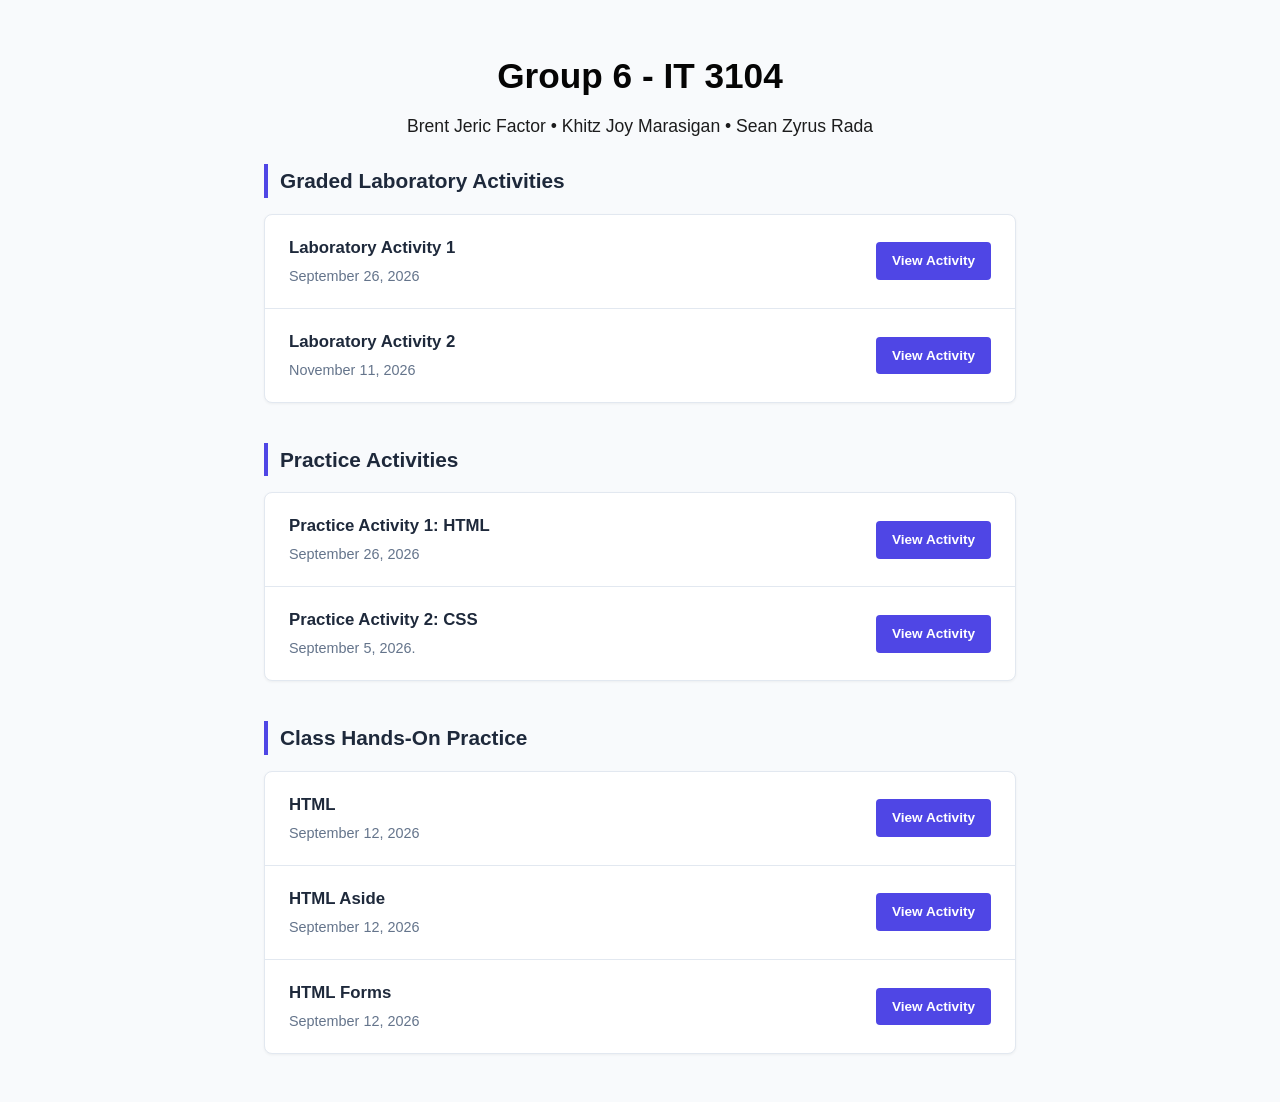
<file: index.html>
<!DOCTYPE html>
<html lang="en">
<head>
    <meta charset="UTF-8">
    <meta name="viewport" content="width=device-width, initial-scale=1.0">
    <title>Class Activity Repository</title>
    <link rel="stylesheet" href="style.css">
</head>
<body>

    <!-- Banner Header -->
    <header>
        <h1>Group 6 - IT 3104</h1>
        <p>Brent Jeric Factor • Khitz Joy Marasigan • Sean Zyrus Rada</p>
    </header>

    <!-- Main Content Area -->
    <main>
        
        <!-- Section: Current Module -->
        <h2 class="section-title">Graded Laboratory Activities</h2>
        <ul class="activity-list">
            <li>
                <span class="activity-info">
                    <strong>Laboratory Activity 1</strong>
                    <p>September 26, 2026</p>
                </span>
                <a href="Laboratory Activities/Lab_1.html" class="btn">View Activity</a>
            </li>
            <li>
                <span class="activity-info">
                    <strong>Laboratory Activity 2</strong>
                    <p>November 11, 2026</p>
                </span>
                <a href="Laboratory Activities/Lab_2.html" class="btn">View Activity</a>
            </li>
        </ul>
        
        <!-- Section: Current Module -->
        <h2 class="section-title">Practice Activities</h2>
        <ul class="activity-list">
            <li>
                <span class="activity-info">
                    <strong>Practice Activity 1: HTML</strong>
                    <p>September 26, 2026</p>
                </span>
                <a href="practice activities/student_profile_portal1.html" class="btn">View Activity</a>
            </li>
            <li>
                <span class="activity-info">
                    <strong>Practice Activity 2: CSS</strong>
                    <p>September 5, 2026.</p>
                </span>
                <a href="practice activities/student_profile_portal.html" class="btn">View Activity</a>
            </li>
        </ul>

        <!-- Section: Current Module -->
        <h2 class="section-title">Class Hands-On Practice</h2>
        <ul class="activity-list">
            <li>
                <span class="activity-info">
                    <strong>HTML</strong>
                    <p>September 12, 2026</p>
                </span>
                <a href="Hands-On Practice/practice 1 html.html" class="btn">View Activity</a>
            </li>
            <li>
                <span class="activity-info">
                    <strong>HTML Aside</strong>
                    <p>September 12, 2026</p>
                </span>
                <a href="Hands-On Practice/practice 1 html aside.html" class="btn">View Activity</a>
            </li>
            <li>
                <span class="activity-info">
                    <strong>HTML Forms</strong>
                    <p>September 12, 2026</p>
                </span>
                <a href="Hands-On Practice/practice 1 html forms.html" class="btn">View Activity</a>
            </li>
        </ul>

    </main>

</body>
</html>
</file>
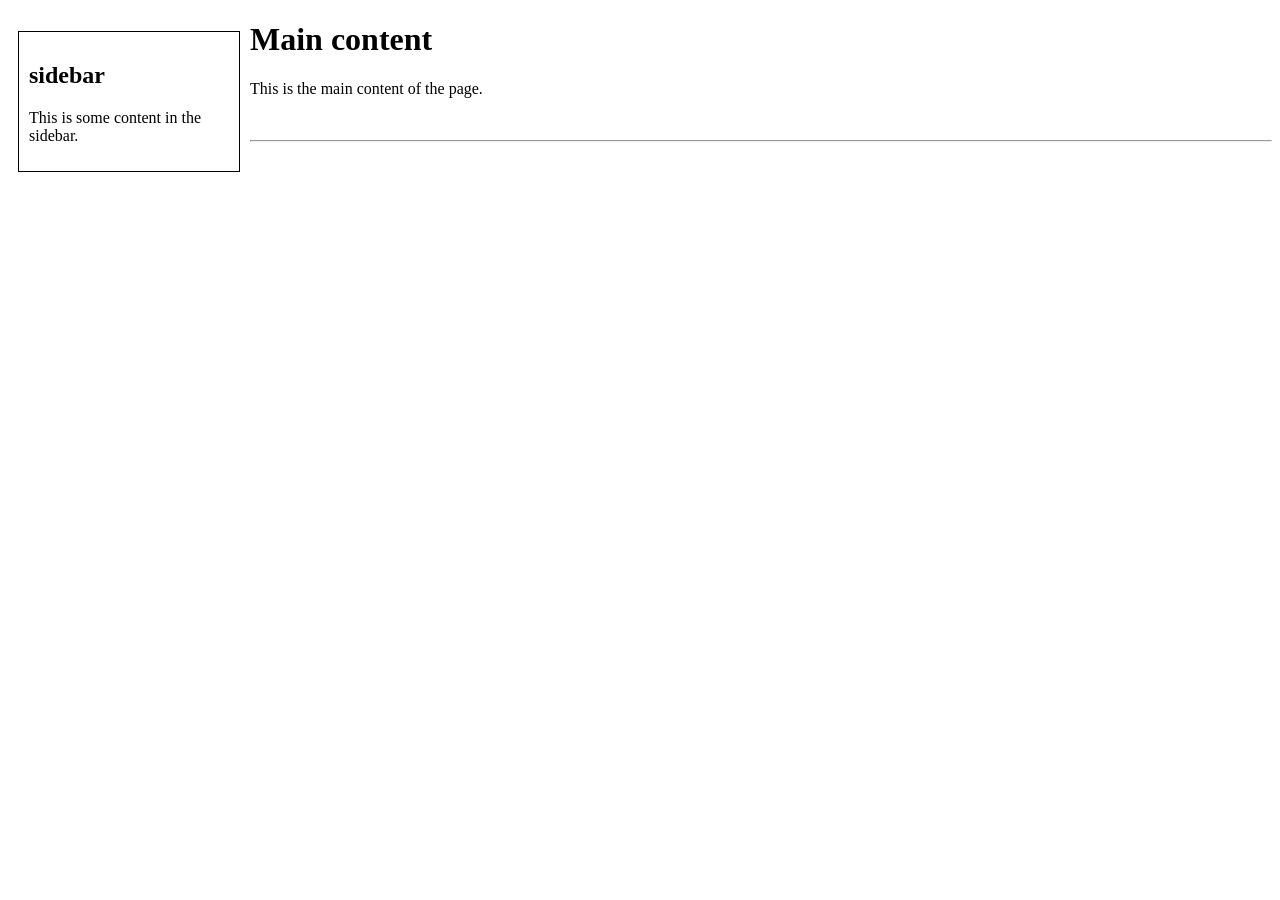
<file: Hands-On Practice/practice 1 html aside.html>
<!DOCTYPE html>
<html lang="en">
<head>
   <style>
    main {
        padding: 10px;
        margin: 10px;
    }

    aside {
        width: 200px;
        border: 1px solid black;
        padding: 10px;
        margin: 10px;
        float: left;
    }
    </style>
</head>
<body>
    <aside>
        <h2>sidebar</h2>
        <p>This is some content in the sidebar.</p>
    </aside>
    <h1>Main content</h1>
    <p>This is the main content of the page.</p>

    <br>
    <hr>
    <br>


</body>
</html>
</file>
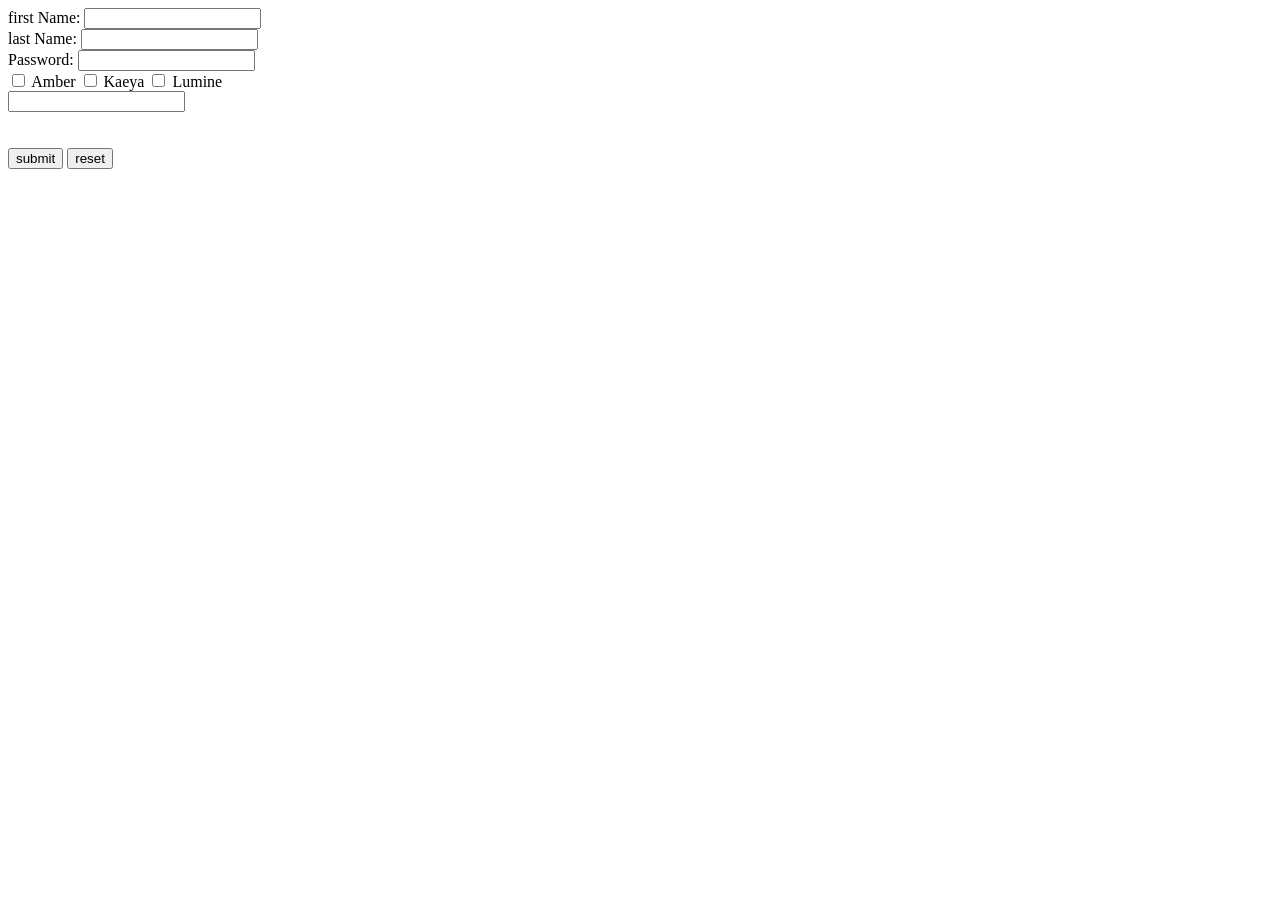
<file: Hands-On Practice/practice 1 html forms.html>
<!DOCTYPE html>
<html lang="en">
<head>


</head>
<body>
    <form>
        <label for="firstname">first Name:</label>
        <input type="text" name="firstname" id="firstname">
    </form>
    <form>
        <label for="lastname">last Name:</label>
        <input type="text" name="lastname" id="lastname">
    </form>
    <form>
        <label for="password">Password:</label>
        <input type="password" name="password" id="passowrd">
    </form>
       
<input type="checkbox" id="char1" name="char1"
value="Amber">
<label for="char1"> Amber</label>

<input type="checkbox" id="char2" name="char2"
value="Kaeya">
<label for="char2"> Kaeya</label>

<input type="checkbox" id="char3" name="char3"
value="Lumine">
<label for="char3"> Lumine</label>

<form>
<input type="tel" id="phone" pattern="[0-9] {4}-[0-9]{3}-[0-9]{4}">
</form>

<br><br>

<button type="submit"> submit</button>
<button type="reset"> reset</button>

</body>
</html>
</file>
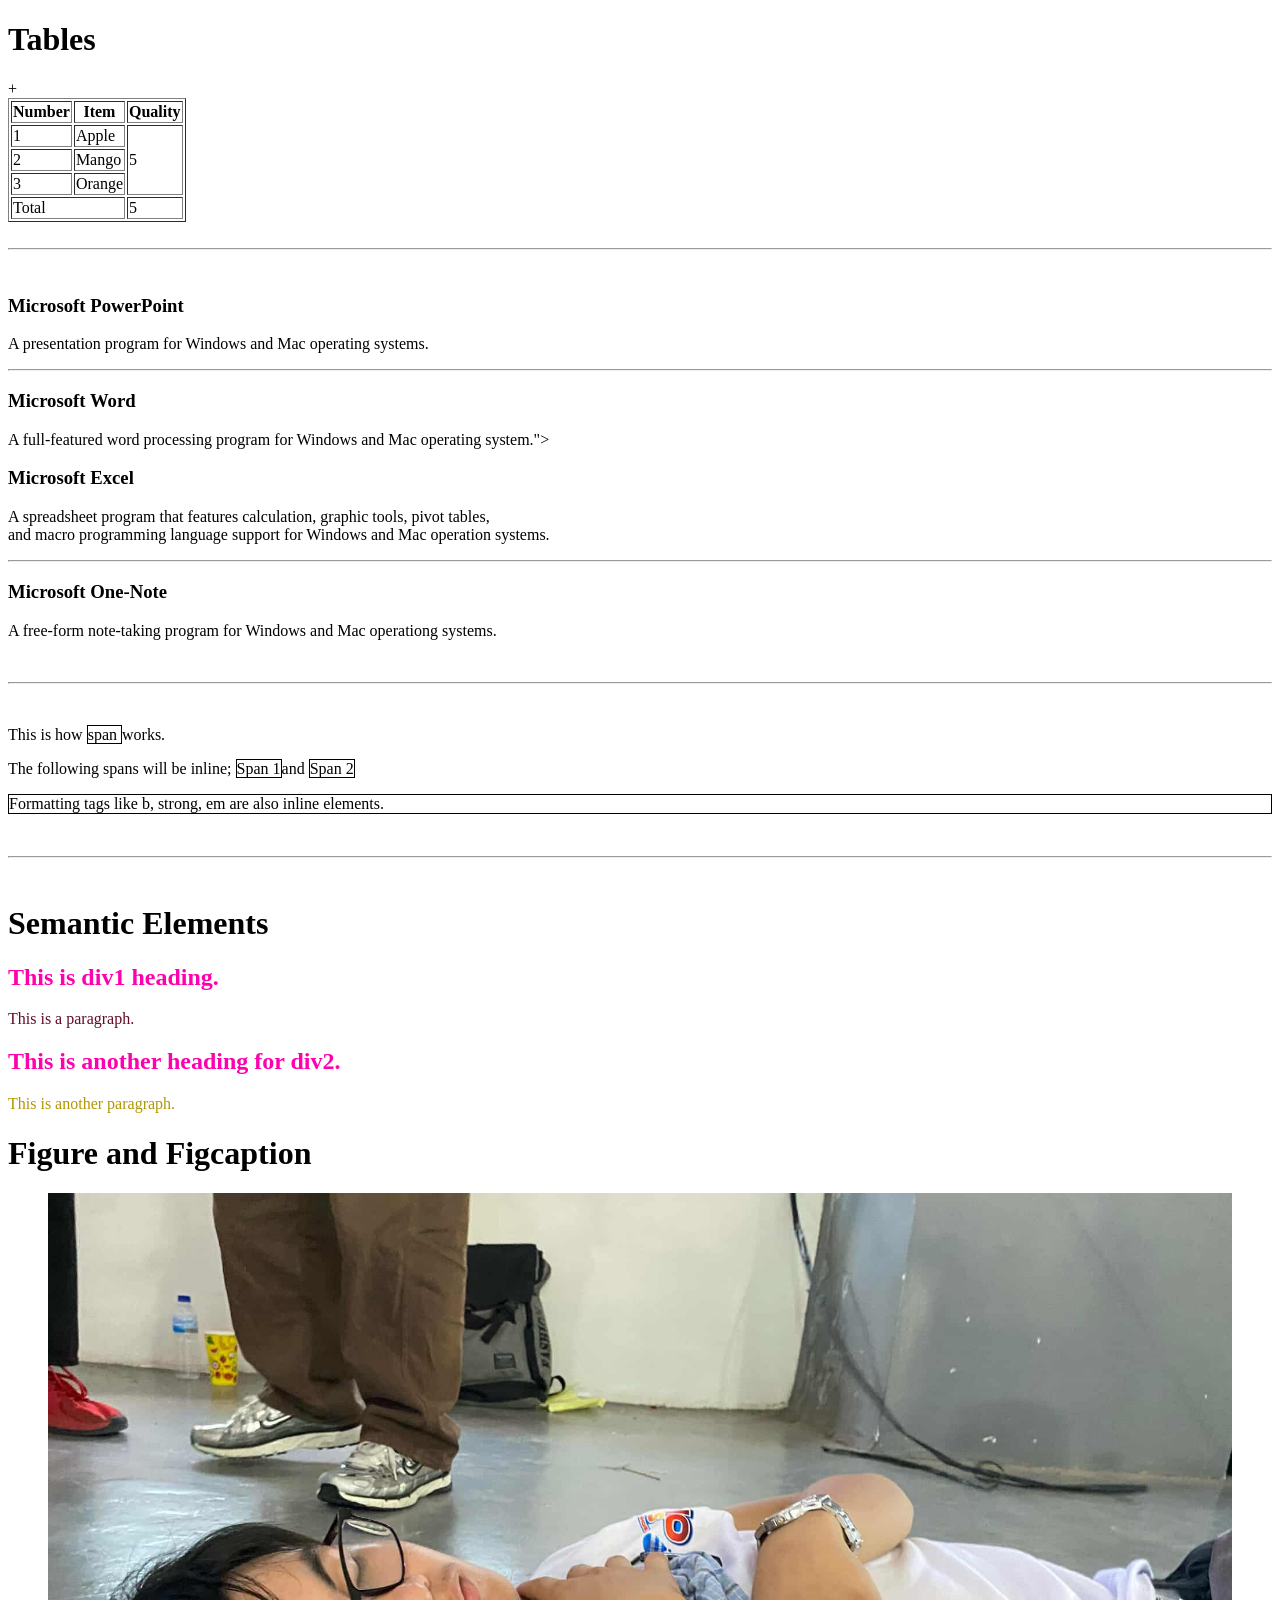
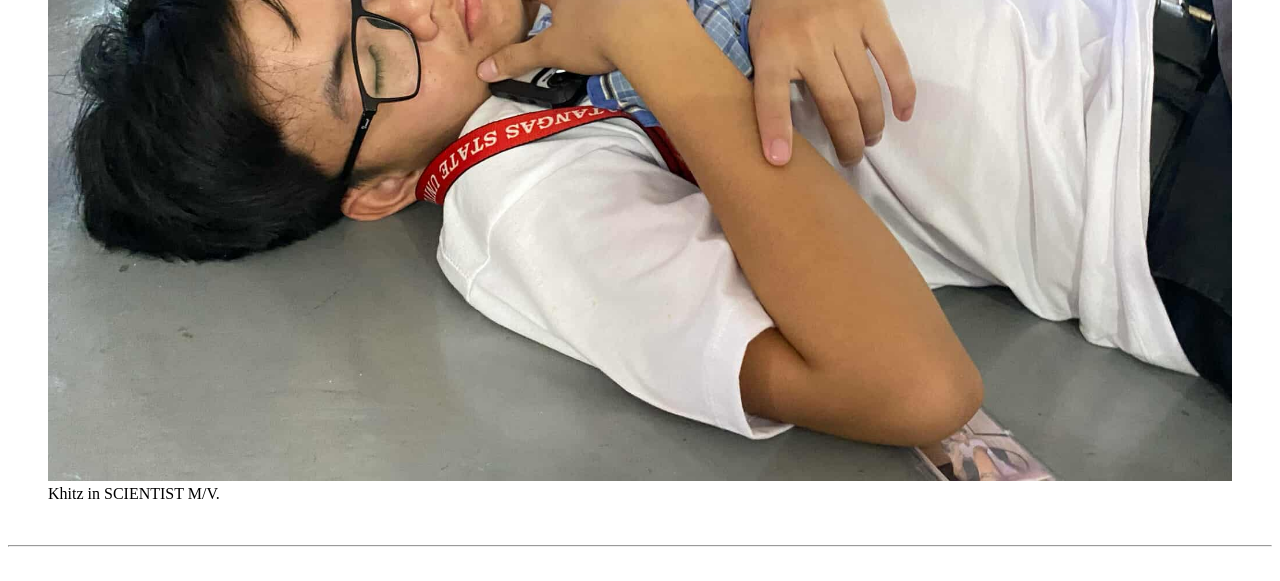
<file: Hands-On Practice/practice 1 html.html>
<!DOCTYPE html>
<html lang="en">

<head>
    <style>
        h2 {
            color: rgb(255, 0 , 174)
        }
        .div1 {
            color:rgb(98,12,36)
        }
        .div2 {
            color: rgb(177,150,0)
        }
    
    </style>
        
        <title>
            Example 7 - Inline Elements
        </title>
 </head>
    
    <h1>Tables</h1>

    <table border = "1">
    <tr>
        <th>Number</th>
        <th>Item</th>
        <th>Quality</th>
    </tr>
    <tr>
        <td>1</td>+
        <td>Apple</td>
         <td rowspan="3">5</td>
    </tr>
    <tr>
        <td>2</td>
        <td>Mango</td>
    </tr>
    <tr>
        <td>3</td>
        <td>Orange</td>
    </tr>
    <tr>
        <td colspan = "2">Total</td>
        <td>5</td>
    </tr>
</table>

    <br>
    <hr>
    <br>

    <body>
        <h3>Microsoft PowerPoint</h3>
        <p>A presentation program for Windows and Mac
        operating systems.</p>
        <hr>
        <h3>Microsoft Word</h3>
        <p>A full-featured word processing program for
        Windows and Mac operating system."></p>
        <h3>Microsoft Excel</h3>
        <p>A spreadsheet program that features
        calculation, graphic tools, pivot tables, <br/>and
        macro programming language support for Windows and
        Mac operation systems.</p>
        <hr>
        <h3>Microsoft One-Note</h3>
        <p>A free-form note-taking program for Windows and
        Mac operationg systems.</p>
    </body>

     <br>
    <hr>
    <br>

    
        <p>This is how <span style="border: 1px solid
         black">span </span>works. </p>
        <p> The following spans will be inline; <span
        style="border: 1px solid black">Span 1</span>and
        <span style="border: 1px solid black">Span 2</span></p>
        <p style="border: 1px solid black">Formatting tags like b, strong, em are also
            inline elements.</p>


      <br>
    <hr>
    <br>

    <h1>Semantic Elements</h1>

        <div class="div1">
            <h2>This is div1 heading.</h2>
            <p>This is a paragraph.</p>
        </div>

        <div class="div2">
            <h2>This is another heading for div2.</h2>
            <p>This is another paragraph.</p>
        </div>
    
    

    <h1>Figure and Figcaption</h1>

    <Figure>
        <img src="khitz.jpg"
        alt="Trulli" style="width:100%">
        <figcaption>Khitz in SCIENTIST M/V. 
        </figcaption>
    </Figure>

    <br>
    <hr>
    <br>

    
</body>
</file>
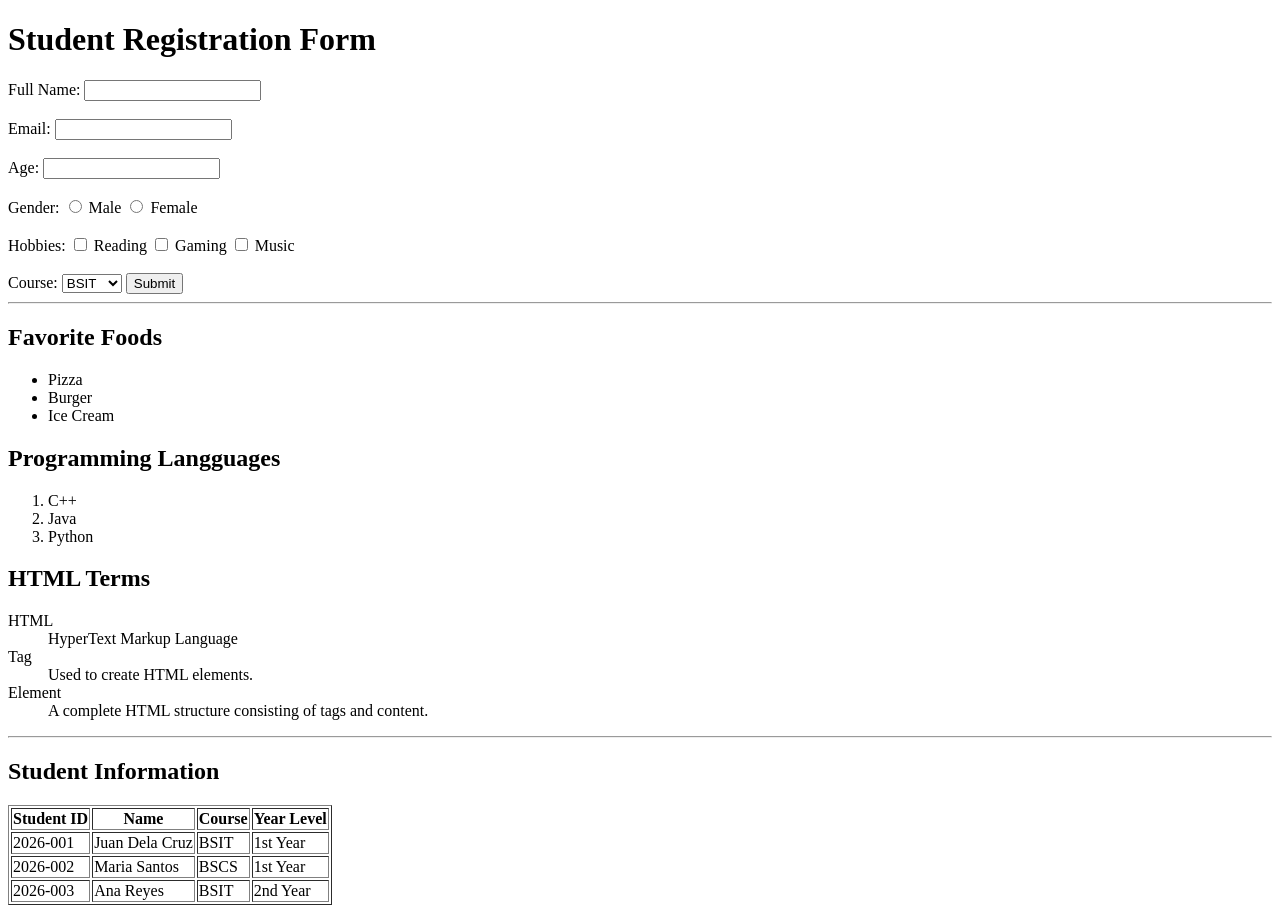
<file: Laboratory Activities/Lab_1.html>
<!DOCTYPE html>
<html lang="en">
<head>
    <meta charset="UTF-8">
    <meta name="viewport" content="width=device-width, initial-scale=1.0">
    <title>Document</title>
</head>
<body>
    <header>
        <h1>Student Registration Form</h1>
    </header>

    <form>
        <label for="Fullname">Full Name:</label>
        <input type="text" name="Fullname" id="Fullname">
    </form>

    <br>

    <form>
        <label for="email">Email:</label>
        <input type="email" name="email" id="email">
    </form>

    <br>

    <form>
        <label for="age">Age:</label>
        <input type="number" name="age" id="age">
    </form>
    
    <br>

    <form>
        <label for="gender">Gender:</label>
        <input type="radio" name="male" id="male">
        <label for="male">Male</label>
        <input type="radio" name="female" id="female">
        <label for="female">Female</label>
    </form>

    <br>

    <form>
        <label for="hobbies">Hobbies:</label>
        <input type="checkbox" name="reading" id="reading">
        <label for="reading">Reading</label>
        <input type="checkbox" name="gaming" id="gaming">
        <label for="gaming">Gaming</label>
        <input type="checkbox" name="music" id="music">
        <label for="music">Music</label>
    </form>

    <br>

    <form>
        <label for="course">Course:</label>
        <select id="course">
            <option>BSIT</option>
            <option>BSCS</option>
            <option>BSCE</option>
            <option>BSME</option>
        </select>

        <button type="submit">Submit</button>
    </form>

    <hr>


    <h2>Favorite Foods</h2>
    
    <ul>
        <li>Pizza</li>
        <li>Burger</li>
        <li>Ice Cream</li>
    </ul>

    <h2>Programming Langguages</h2>

    <ol>
        <li>C++</li>
        <li>Java</li>
        <li>Python</li>
    </ol>

    <h2>HTML Terms</h2>
    <dl>
        <dt>HTML</dt>
        <dd>HyperText Markup Language</dd>
        <dt>Tag</dt>
        <dd>Used to create HTML elements.</dd>
        <dt>Element</dt>
        <dd>A complete HTML structure consisting of tags and content.</dd>
    </dl>    

    <hr>

    <h2>Student Information</h2>

    <table border="1px">
        <tr>
            <th>Student ID</th>
            <th>Name</th>
            <th>Course</th>
            <th>Year Level</th>
        </tr>

        <tr>
            <td>2026-001</td>
            <td>Juan Dela Cruz</td>
            <td>BSIT</td>
            <td>1st Year</td>
        </tr>

        <tr>
            <td>2026-002</td>
            <td>Maria Santos</td>
            <td>BSCS</td>
            <td>1st Year</td>
        </tr>

        <tr>
            <td>2026-003</td>
            <td>Ana Reyes</td>
            <td>BSIT</td>
            <td>2nd Year</td>
        </tr>
    </table>
</body>
</html>
</file>
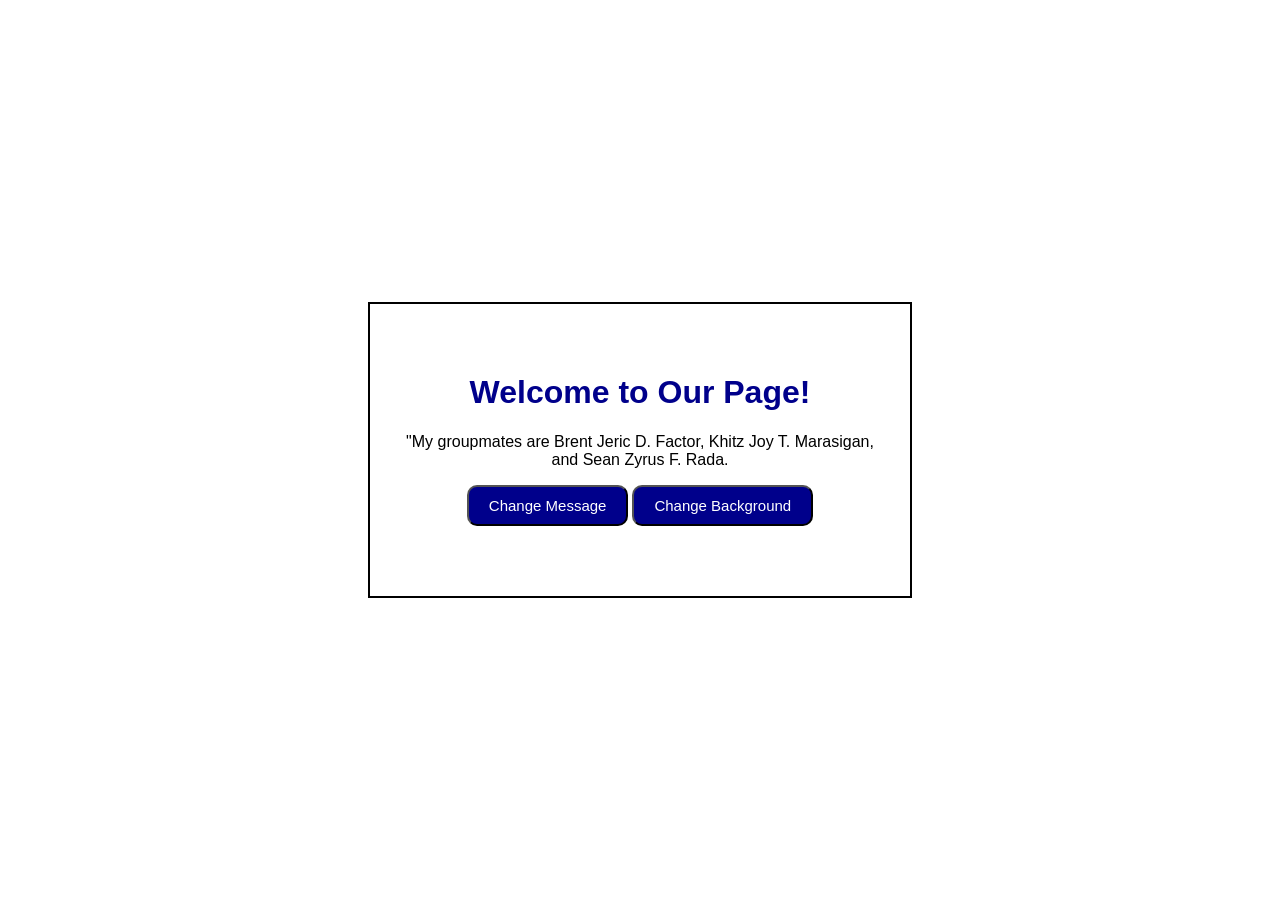
<file: Laboratory Activities/Lab_2.html>
<!DOCTYPE html>
<html lang="en">
<head>
    <meta charset="UTF-8">
    <meta name="viewport" content="width=device-width, initial-scale=1.0">
    <link rel="stylesheet" href="Lab_2.css">
    <title>My First Interactive Page!</title>
</head>
<body>
    <div id = "Mess">
    <h1>Welcome to Our Page!</h1>
    <p id="message">"My groupmates are Brent Jeric D. Factor, Khitz Joy T. Marasigan,<br> and Sean Zyrus F. Rada. </p>
    <button onclick="changeMessage()" >Change Message</button>
    <button onclick="changeBackground()">Change Background</button>
    </div>

    <script src="Lab_2.js"></script>

</body>
</html>
</file>
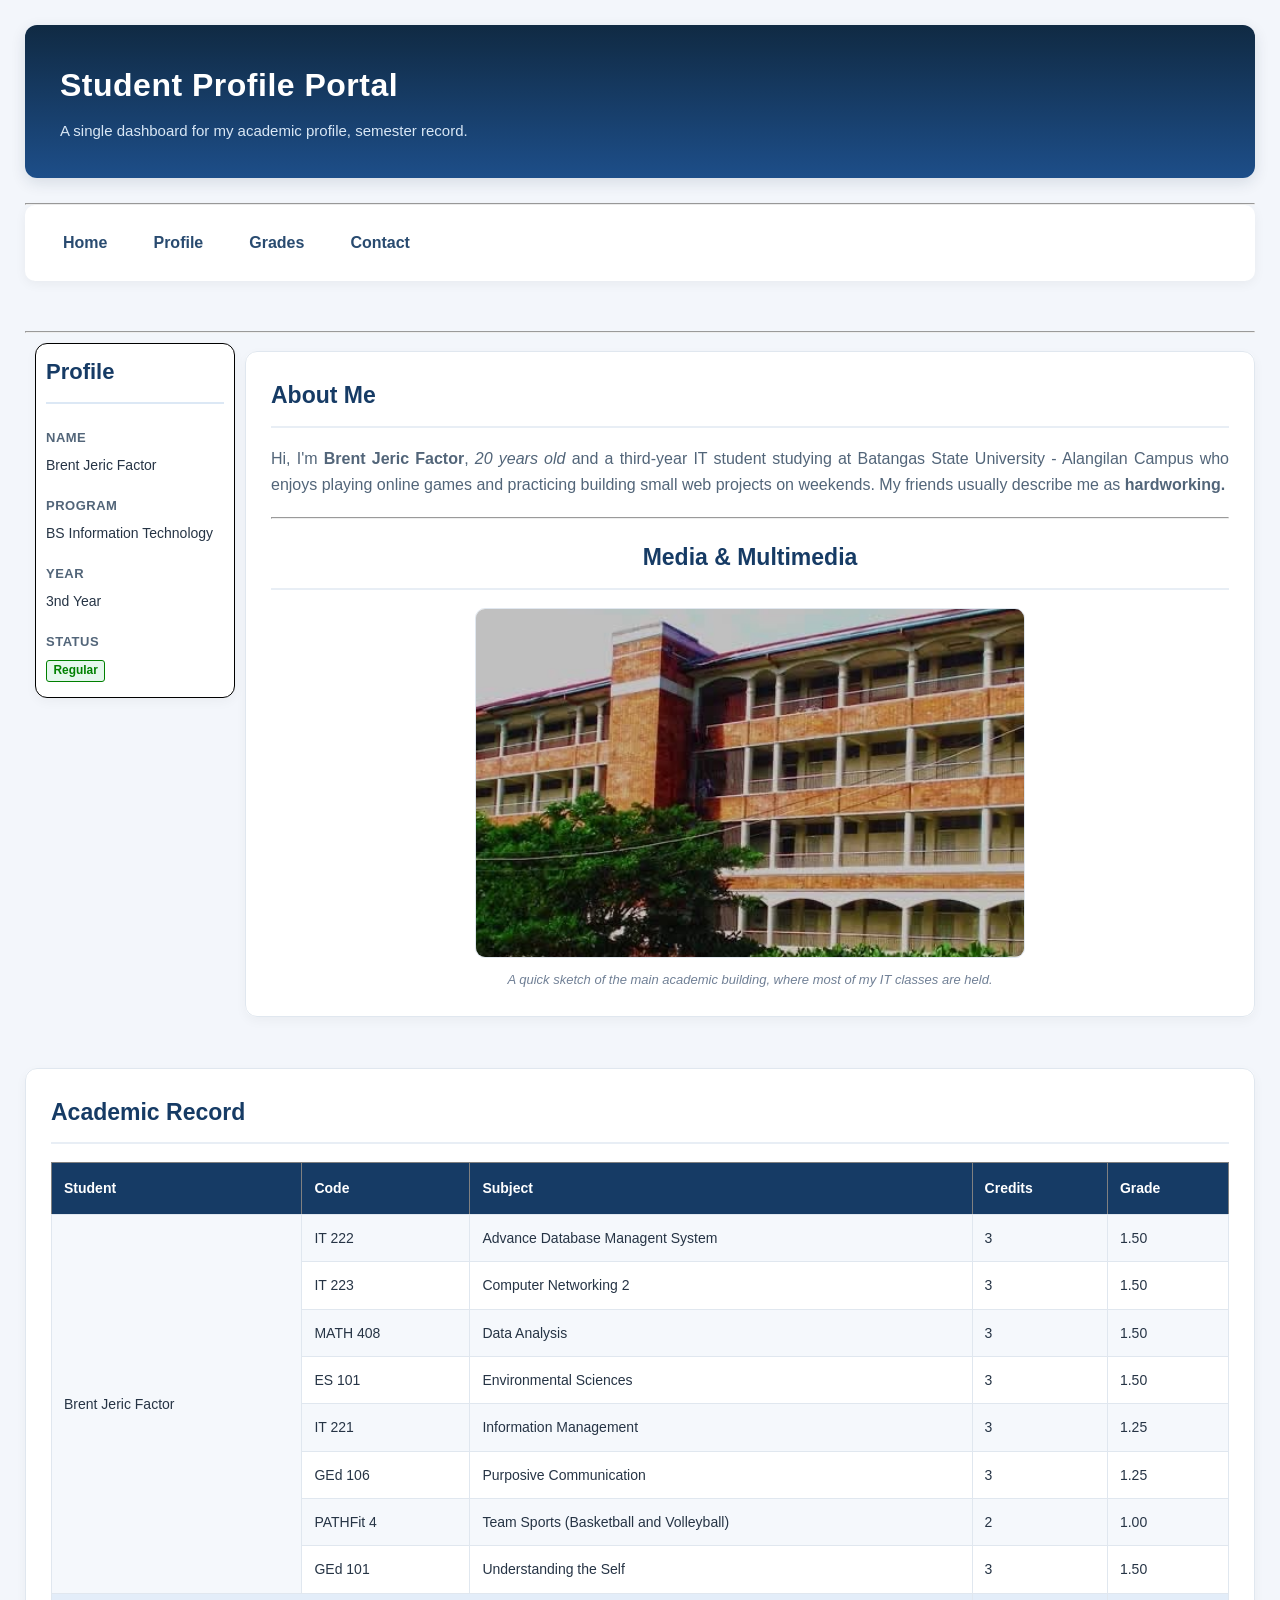
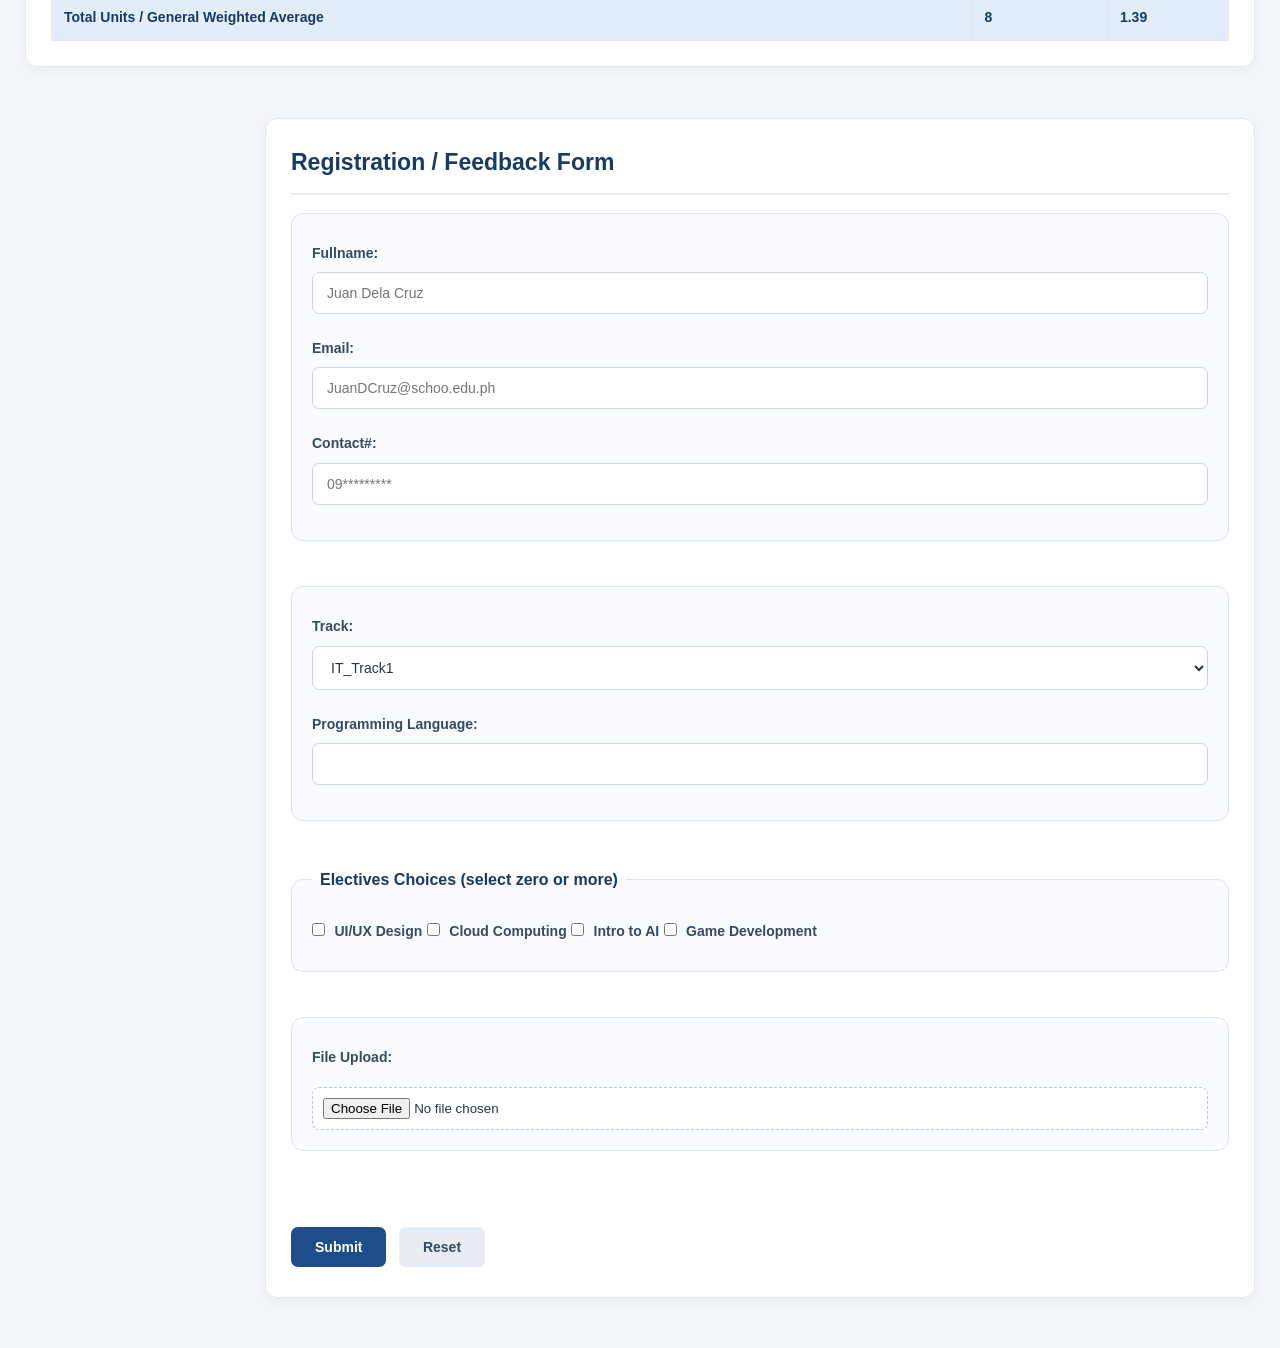
<file: practice activities/student_profile_portal.html>
<!DOCTYPE html>
<html lang="en">
<head>
    <meta charset="UTF-8">
    <meta name="viewport" content="width=device-width, initial-scale=1.0">
    <title>Document</title>
    <link rel="stylesheet" href="student_portal.css">

    <style>

        aside{
            width: 200px;
            border: 1px solid black;
            padding: 10px;
            margin: 10px;
            float: left;
        }

        .tag{
            display:inline-block;
            border:1px solid green;
            color: green;
             padding:.05em .55em;
            border-radius:3px;
            font-size:.85em;
            font-weight:600;
        }

        #contactfield{
            margin-left: 240px;
        }

        #profilefield{
            margin-top: 18px;
        }
        
    </style>
    
  
</head>
<body>
    <header>
        <h1>Student Profile Portal</h1>
        <p>A single dashboard for my academic profile, semester record.</p>
    </header>
<hr>
    <div class="layout">
    <nav class="Main navigation">
        
        <a href="#home">Home</a>
        <a href="#profile">Profile</a>
        <a href="#grades">Grades</a>
        <a href="#contact">Contact</a>
          
    </nav>

    <br><hr>

    <aside id="home">
        <h2>Profile</h2>
        <dl>
            <dt><b>Name</b></dt>
            <dt>Brent Jeric Factor</dt>
            <br>
            <dt><b>Program</b></dt>
            <dt>BS Information Technology</dt>
            <br>
            <dt><b>Year</b></dt>
            <dt>3nd Year</dt>
            <br>
            <dt><b>Status</b></dt>
            <dt><span class="tag">Regular</span></dt>
        </dl>
    </aside>

    <main>
        <fieldset id="profilefield">
             <section id="profile">
            <h2>About Me</h2>
            <p>Hi, I'm <b>Brent Jeric Factor</b>, <i>20 years old</i> and a third-year IT student studying at Batangas State University - Alangilan Campus
            who enjoys playing online games and practicing building small web projects on weekends. My friends usually describe me as <strong>hardworking.</strong> </p>
            <hr>
            
            <figure>
                <h2>Media & Multimedia</h2>
                <img src="cics.jpg" alt="Picture of the CICS building">
                <figcaption>A quick sketch of the main academic building, where most of my IT classes are held.</figcaption>
            </figure>
            </section>
        </fieldset>

        <br>

        <fieldset>
        <section id="grades">
            <h2>Academic Record</h2>
            <table border="1">
            <tr>
                <th>Student</th>
                <th>Code</th>
                <th>Subject</th>
                <th>Credits</th>
                <th>Grade</th>
            </tr>
            <tr>
                <td rowspan="8">Brent Jeric Factor</td>
                <td>IT 222</td>
                <td>Advance Database Managent System</td>
                <td>3</td>
                <td>1.50</td>
            </tr>
            <tr>
                <td>IT 223</td>
                <td>Computer Networking 2</td>
                <td>3</td>
                <td>1.50</td>
            </tr>
            <tr>
                <td>MATH 408</td>
                <td>Data Analysis</td>
                <td>3</td>
                <td>1.50</td>
            </tr>
            <tr>
                <td>ES 101</td>
                <td>Environmental Sciences</td>
                <td>3</td>
                <td>1.50</td>
            </tr>
            <tr>
                <td>IT 221</td>
                <td>Information Management</td>
                <td>3</td>
                <td>1.25</td>
            </tr>
            <tr>
                <td>GEd 106</td>
                <td>Purposive Communication</td>
                <td>3</td>
                <td>1.25</td>
            </tr>
            <tr>
                <td>PATHFit 4</td>
                <td>Team Sports (Basketball and Volleyball)</td>
                <td>2</td>
                <td>1.00</td>
            </tr>
            <tr>
                <td>GEd 101</td>
                <td>Understanding the Self</td>
                <td>3</td>
                <td>1.50</td>
            </tr>
            <tr>
                <td colspan="3">Total Units / General Weighted Average</td>
                <td>8</td>
                <td>1.39</td>
            </tr>
            </table>
        </fieldset>
        </section>
       
        <br>

        <fieldset id="contactfield">
        <section id="contact">
            <form>
                <h2>Registration / Feedback Form</h2>
                <fieldset>
                <label for="fullname">Fullname: </label>
                <input type="text" name="fullname" id="fullname" placeholder="Juan Dela Cruz">
                <label for="email">Email: </label>
                <input type="email" name="email" id="email" placeholder="JuanDCruz@schoo.edu.ph">
                 <label for="contactnum">Contact#: </label>
                <input type="contactnum" name="contactnum" id="contactnum" placeholder="09*********">
                </fieldset>
            </form>

            <br>

            <form>
                <fieldset>
                    <label for="track">Track:</label>
                    <select name="track" id="track">
                        <optgroup label="Information Technology">
                            <option value="ITtrack1">IT_Track1</option>
                            <option value="ITtrack2">IT_Track2</option>
                        </optgroup>
                        <optgroup label="Computer Science">
                            <option value="CStrack1">CS_Track1</option>
                            <option value="CStrack2">CS_Track2</option>
                        </optgroup>
                    </select>
                    <label for="proglanguage">Programming Language:</label>
                    <input list="language-opts" id="proglanguage" name="proglanguage">
                    <datalist id="language-opts">
                        <option>C++</option>
                        <option>Python</option>
                        <option>Java</option>
                        <option>JavaScript</option>
                        <option>PHP</option>
                    </datalist>
                </fieldset>
                
                <br>

                <fieldset>
                    <legend for="electives">Electives Choices (select zero or more)</legend>
                    <input type="checkbox" id="choice1" name="choice1" value="ux/uidesign">
                    <label for="choice1">UI/UX Design</label>
                    <input type="checkbox" id="choice2" name="choice2" value="cloudcomputing">
                    <label for="choice2">Cloud Computing</label>
                    <input type="checkbox" id="choice3" name="choice3" value="introtoai">
                    <label for="choice3">Intro to AI</label>
                    <input type="checkbox" id="choice4" name="choice4" value="gamedev">
                    <label for="choice4">Game Development</label>
                </fieldset>

                <br>

                <fieldset>
                    <label for="file">File Upload: </label>
                    <input type="file" name="file" id="file">
                </fieldset>

                <br>
                <br>

                <button type="submit">Submit</button>
                <button type="reset">Reset</button>
            </form>
        </section>
        </fieldset>
        
    </main>
    </div> 
</body>
</html>
</file>
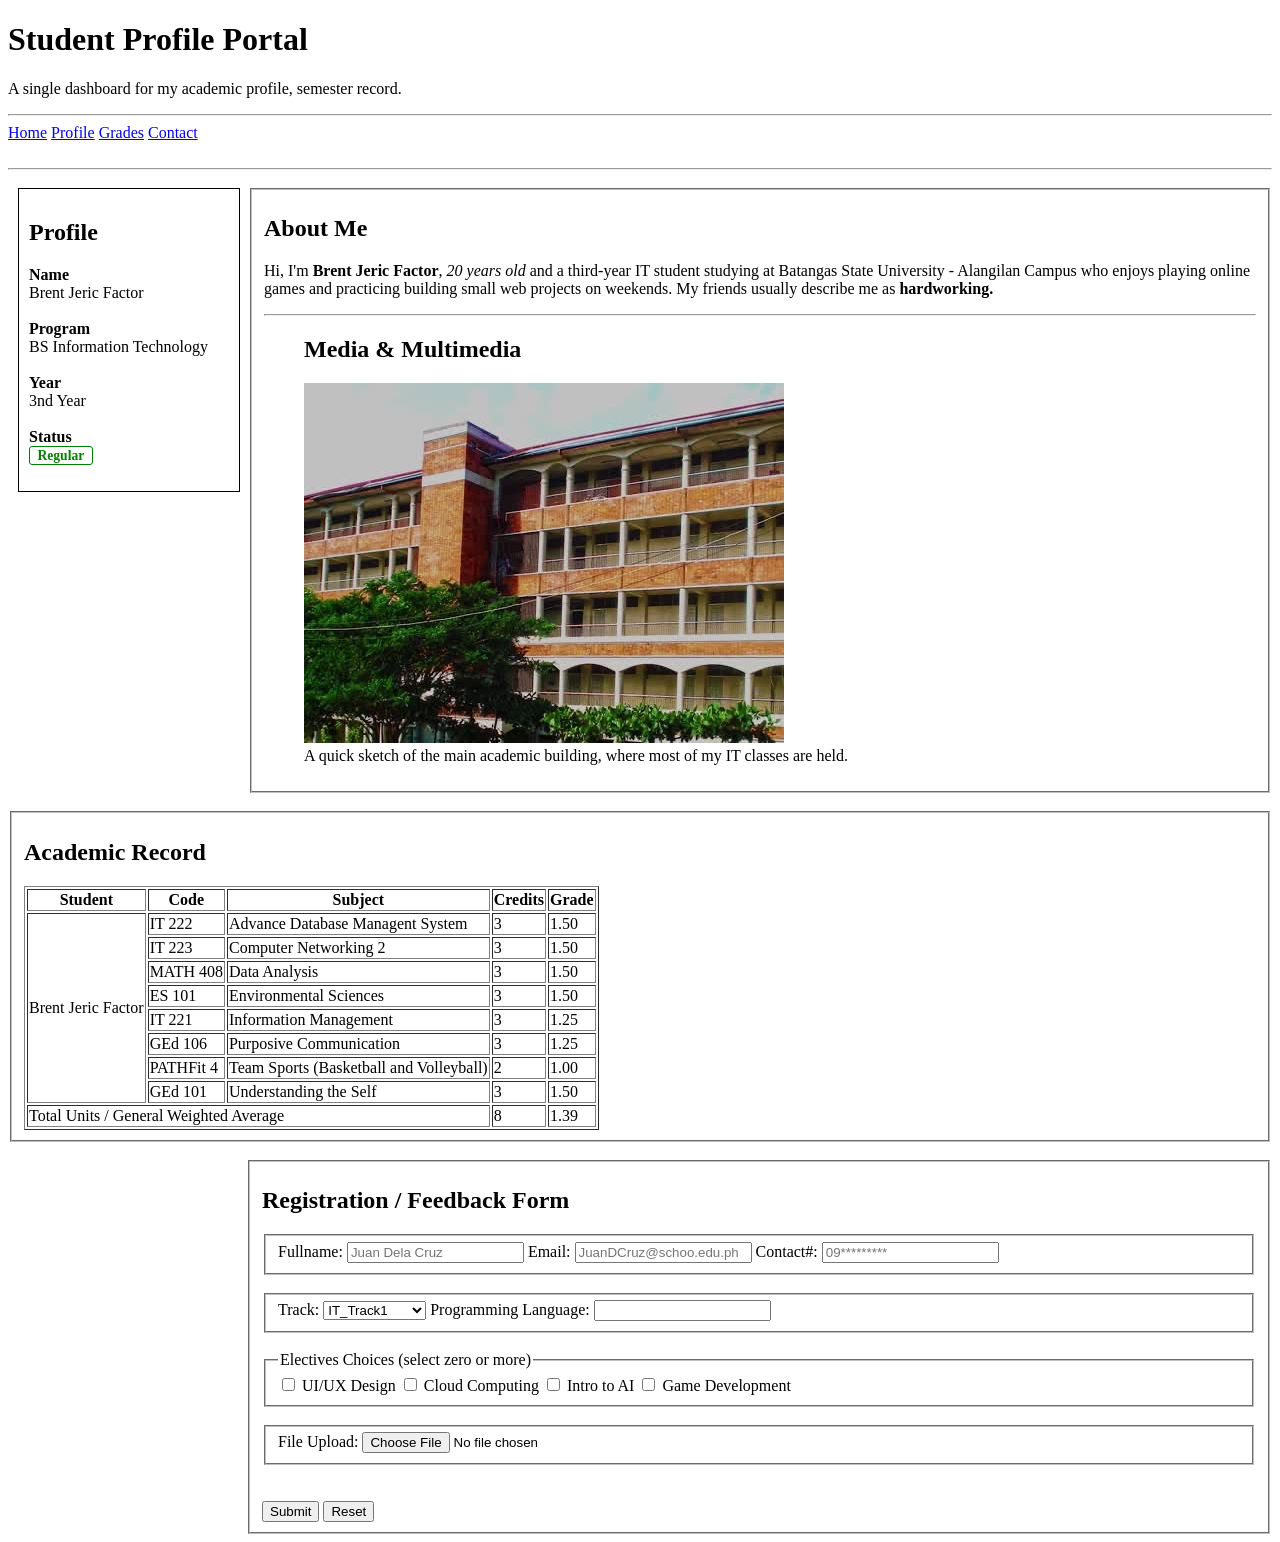
<file: practice activities/student_profile_portal1.html>
<!DOCTYPE html>
<html lang="en">
<head>
    <meta charset="UTF-8">
    <meta name="viewport" content="width=device-width, initial-scale=1.0">
    <title>Document</title>

    <style>

        aside{
            width: 200px;
            border: 1px solid black;
            padding: 10px;
            margin: 10px;
            float: left;
        }

        .tag{
            display:inline-block;
            border:1px solid green;
            color: green;
             padding:.05em .55em;
            border-radius:3px;
            font-size:.85em;
            font-weight:600;
        }

        #contactfield{
            margin-left: 240px;
        }

        #profilefield{
            margin-top: 18px;
        }
        
    </style>
    
  
</head>
<body>
    <header>
        <h1>Student Profile Portal</h1>
        <p>A single dashboard for my academic profile, semester record.</p>
    </header>
<hr>
    <div class="layout">
    <nav class="Main navigation">
        
        <a href="#home">Home</a>
        <a href="#profile">Profile</a>
        <a href="#grades">Grades</a>
        <a href="#contact">Contact</a>
          
    </nav>

    <br><hr>

    <aside id="home">
        <h2>Profile</h2>
        <dl>
            <dt><b>Name</b></dt>
            <dt>Brent Jeric Factor</dt>
            <br>
            <dt><b>Program</b></dt>
            <dt>BS Information Technology</dt>
            <br>
            <dt><b>Year</b></dt>
            <dt>3nd Year</dt>
            <br>
            <dt><b>Status</b></dt>
            <dt><span class="tag">Regular</span></dt>
        </dl>
    </aside>

    <main>
        <fieldset id="profilefield">
             <section id="profile">
            <h2>About Me</h2>
            <p>Hi, I'm <b>Brent Jeric Factor</b>, <i>20 years old</i> and a third-year IT student studying at Batangas State University - Alangilan Campus
            who enjoys playing online games and practicing building small web projects on weekends. My friends usually describe me as <strong>hardworking.</strong> </p>
            <hr>
            
            <figure>
                <h2>Media & Multimedia</h2>
                <img src="cics.jpg" alt="Picture of the CICS building">
                <figcaption>A quick sketch of the main academic building, where most of my IT classes are held.</figcaption>
            </figure>
            </section>
        </fieldset>

        <br>

        <fieldset>
        <section id="grades">
            <h2>Academic Record</h2>
            <table border="1">
            <tr>
                <th>Student</th>
                <th>Code</th>
                <th>Subject</th>
                <th>Credits</th>
                <th>Grade</th>
            </tr>
            <tr>
                <td rowspan="8">Brent Jeric Factor</td>
                <td>IT 222</td>
                <td>Advance Database Managent System</td>
                <td>3</td>
                <td>1.50</td>
            </tr>
            <tr>
                <td>IT 223</td>
                <td>Computer Networking 2</td>
                <td>3</td>
                <td>1.50</td>
            </tr>
            <tr>
                <td>MATH 408</td>
                <td>Data Analysis</td>
                <td>3</td>
                <td>1.50</td>
            </tr>
            <tr>
                <td>ES 101</td>
                <td>Environmental Sciences</td>
                <td>3</td>
                <td>1.50</td>
            </tr>
            <tr>
                <td>IT 221</td>
                <td>Information Management</td>
                <td>3</td>
                <td>1.25</td>
            </tr>
            <tr>
                <td>GEd 106</td>
                <td>Purposive Communication</td>
                <td>3</td>
                <td>1.25</td>
            </tr>
            <tr>
                <td>PATHFit 4</td>
                <td>Team Sports (Basketball and Volleyball)</td>
                <td>2</td>
                <td>1.00</td>
            </tr>
            <tr>
                <td>GEd 101</td>
                <td>Understanding the Self</td>
                <td>3</td>
                <td>1.50</td>
            </tr>
            <tr>
                <td colspan="3">Total Units / General Weighted Average</td>
                <td>8</td>
                <td>1.39</td>
            </tr>
            </table>
        </fieldset>
        </section>
       
        <br>

        <fieldset id="contactfield">
        <section id="contact">
            <form>
                <h2>Registration / Feedback Form</h2>
                <fieldset>
                <label for="fullname">Fullname: </label>
                <input type="text" name="fullname" id="fullname" placeholder="Juan Dela Cruz">
                <label for="email">Email: </label>
                <input type="email" name="email" id="email" placeholder="JuanDCruz@schoo.edu.ph">
                 <label for="contactnum">Contact#: </label>
                <input type="contactnum" name="contactnum" id="contactnum" placeholder="09*********">
                </fieldset>
            </form>

            <br>

            <form>
                <fieldset>
                    <label for="track">Track:</label>
                    <select name="track" id="track">
                        <optgroup label="Information Technology">
                            <option value="ITtrack1">IT_Track1</option>
                            <option value="ITtrack2">IT_Track2</option>
                        </optgroup>
                        <optgroup label="Computer Science">
                            <option value="CStrack1">CS_Track1</option>
                            <option value="CStrack2">CS_Track2</option>
                        </optgroup>
                    </select>
                    <label for="proglanguage">Programming Language:</label>
                    <input list="language-opts" id="proglanguage" name="proglanguage">
                    <datalist id="language-opts">
                        <option>C++</option>
                        <option>Python</option>
                        <option>Java</option>
                        <option>JavaScript</option>
                        <option>PHP</option>
                    </datalist>
                </fieldset>
                
                <br>

                <fieldset>
                    <legend for="electives">Electives Choices (select zero or more)</legend>
                    <input type="checkbox" id="choice1" name="choice1" value="ux/uidesign">
                    <label for="choice1">UI/UX Design</label>
                    <input type="checkbox" id="choice2" name="choice2" value="cloudcomputing">
                    <label for="choice2">Cloud Computing</label>
                    <input type="checkbox" id="choice3" name="choice3" value="introtoai">
                    <label for="choice3">Intro to AI</label>
                    <input type="checkbox" id="choice4" name="choice4" value="gamedev">
                    <label for="choice4">Game Development</label>
                </fieldset>

                <br>

                <fieldset>
                    <label for="file">File Upload: </label>
                    <input type="file" name="file" id="file">
                </fieldset>

                <br>
                <br>

                <button type="submit">Submit</button>
                <button type="reset">Reset</button>
            </form>
        </section>
        </fieldset>
        
    </main>
    </div> 
</body>
</html>
</file>
<file: style.css>
:root {
    --primary: #4f46e5;
    --primary-dark: #4338ca;
    --bg-color: #f8fafc;
    --card-bg: #ffffff;
    --text-main: #1e293b;
    --text-muted: #64748b;
    --border-color: #e2e8f0;
}

* {
    margin: 0;
    padding: 0;
    box-sizing: border-box;
    font-family: 'Segoe UI', Tahoma, Geneva, Verdana, sans-serif;
}

body {
    background-color: var(--bg-color);
    color: var(--text-main);
    line-height: 1.6;
}

/* Banner Header */
header {
    color: rgb(5, 5, 5);
    padding: 3rem 2rem;
    text-align: center;
}

header h1 {
    font-size: 2.2rem;
    margin-bottom: 0.5rem;
}

header p {
    font-size: 1.1rem;
    opacity: 0.9;
    max-width: 600px;
    margin: 0 auto;
}

/* Main Container */
main {
    max-width: 800px;
    margin: -1.5rem auto 3rem auto;
    padding: 0 1.5rem;
}

/* Section Styling */
.section-title {
    font-size: 1.3rem;
    margin-bottom: 1rem;
    color: var(--text-main);
    border-left: 4px solid var(--primary);
    padding-left: 0.75rem;
}

/* Simple List Styling */
.activity-list {
    list-style: none;
    background: var(--card-bg);
    border: 1px solid var(--border-color);
    border-radius: 8px;
    box-shadow: 0 1px 3px 0 rgba(0, 0, 0, 0.05);
    margin-bottom: 2.5rem;
    overflow: hidden;
}

.activity-list li {
    display: flex;
    justify-content: space-between;
    align-items: center;
    padding: 1.25rem 1.5rem;
    border-bottom: 1px solid var(--border-color);
    gap: 1rem;
}

.activity-list li:last-child {
    border-bottom: none;
}

.activity-info strong {
    display: block;
    font-size: 1.05rem;
    color: var(--text-main);
    margin-bottom: 0.2rem;
}

.activity-info p {
    color: var(--text-muted);
    font-size: 0.9rem;
}

/* Buttons */
.btn {
    display: inline-block;
    background-color: var(--primary);
    color: white;
    padding: 0.5rem 1rem;
    border-radius: 4px;
    text-decoration: none;
    font-size: 0.85rem;
    font-weight: 600;
    white-space: nowrap;
    transition: background-color 0.2s;
}

.btn:hover {
    background-color: var(--primary-dark);
}

.btn.secondary {
    background-color: #e2e8f0;
    color: var(--text-main);
}

.btn.secondary:hover {
    background-color: #cbd5e1;
}

/* Footer */
footer {
    text-align: center;
    padding: 2rem;
    color: var(--text-muted);
    font-size: 0.85rem;
    border-top: 1px solid var(--border-color);
    background: white;
}
</file>
<file: Laboratory Activities/Lab_2.css>
body {
    display: flex;
    justify-content: center;
    align-items: center;
    height: 100vh;
    margin: 0;
}

#Mess {
    border: 2px solid black;
    background-color: white;
    padding: 20px;
    width: 500px;
    text-align: center;
}

button {
    background-color: darkblue;
    color: white;
    padding: 10px 20px;
    font-size: 15px;
    border-radius: 10px;
    margin-bottom: 50px;
    font-family: sans-serif;
}

h1 {
    margin-top: 50px;
    color: darkblue;
    font-family: sans-serif;
}

p {
    font-family: sans-serif;
    
}
</file>
<file: practice activities/student_portal.css>
/* General Page Design */
* {
    margin: 0;
    padding: 0;
    box-sizing: border-box;
}

body {
    font-family: "Segoe UI", Arial, sans-serif;
    background-color: #f3f6fb;
    color: #263445;
    line-height: 1.6;
    padding: 25px;
}

/* Header */
header {
    background: linear-gradient(#102a43, #1d4e89);
    color: white;
    padding: 35px;
    border-radius: 12px;
    margin-bottom: 25px;
    box-shadow: 0 5px 15px rgba(16, 42, 67, 0.12);
}

header h1 {
    font-size: 32px;
    margin-bottom: 8px;
    letter-spacing: 0.5px;
}

header p {
    color: #d9e7f5;
    font-size: 15px;
}

/* Navigation Bar */
nav.Main {
    display: flex;
    flex-wrap: wrap;
    gap: 10px;
    background: white;
    padding: 15px 20px;
    border-radius: 10px;
    margin-bottom: 25px;
    box-shadow: 0 3px 12px rgba(0, 0, 0, 0.05);
}

nav.Main a {
    text-decoration: none;
    color: #294b70;
    padding: 10px 18px;
    border-radius: 6px;
    font-weight: 600;
    transition: 0.3s ease;
}

nav.Main a:hover {
    background-color: #1d4e89;
    color: white;
}

/* Main Layout */
.layout {
    width: 100%;
}

/* Profile Sidebar */
aside {
    float: left;
    width: 260px;
    background-color: white;
    padding: 25px;
    margin: 0 25px 25px 0;
    border: 1px solid #e0e7ef;
    border-radius: 12px;
    box-shadow: 0 4px 12px rgba(0, 0, 0, 0.04);
}

aside h2 {
    color: #163b65;
    font-size: 22px;
    margin-bottom: 20px;
    padding-bottom: 12px;
    border-bottom: 2px solid #dce8f5;
}

aside dl dt {
    margin-bottom: 5px;
}

aside dl dt b {
    color: #526579;
    font-size: 13px;
    text-transform: uppercase;
    letter-spacing: 0.5px;
}

aside dl dt + dt {
    color: #263445;
    font-size: 14px;
    overflow-wrap: anywhere;
}

aside dl br {
    display: block;
    content: "";
    margin-bottom: 15px;
}

/* Student Status Tag */
.tag {
    display: inline-block;
    background-color: #e5f7ed;
    color: #167447;
    border: 1px solid #a8dfbf;
    padding: 4px 12px;
    border-radius: 20px;
    font-size: 12px;
    font-weight: 700;
}

/* Main Content */
main {
    min-width: 0;
}

fieldset {
    min-width: 0;
    background-color: white;
    border: 1px solid #e0e7ef;
    border-radius: 12px;
    padding: 25px;
    margin-bottom: 25px;
    box-shadow: 0 4px 12px rgba(0, 0, 0, 0.04);
}

section h2 {
    color: #163b65;
    font-size: 23px;
    margin-bottom: 18px;
    padding-bottom: 12px;
    border-bottom: 2px solid #e8eef5;
}

section p {
    margin-bottom: 20px;
    color: #526579;
    text-align: justify;
}

/* Profile Image */
figure {
    margin-top: 20px;
    text-align: center;
}

figure img {
    display: block;
    width: 100%;
    max-width: 550px;
    height: auto;
    max-height: 350px;
    object-fit: cover;
    margin: 0 auto 12px;
    border-radius: 10px;
    border: 1px solid #e0e7ef;
}

figcaption {
    color: #718096;
    font-size: 13px;
    font-style: italic;
}

/* Academic Table */
table {
    width: 100%;
    border-collapse: collapse;
    margin-top: 15px;
    font-size: 14px;
}

table th {
    background-color: #163b65;
    color: white;
    padding: 14px 12px;
    text-align: left;
    font-weight: 600;
}

table td {
    padding: 12px;
    border: 1px solid #e0e7ef;
}

table th,
table td {
    overflow-wrap: anywhere;
}

table tr:nth-child(even) {
    background-color: #f5f8fc;
}

table tr:hover {
    background-color: #eaf2fb;
}

table tr:last-child {
    font-weight: 700;
    background-color: #e3edf9;
    color: #163b65;
}

/* Contact and Registration Form */
#contactfield {
    clear: both;
    margin-left: 0;
}

#profilefield {
    margin-top: 0;
}

form fieldset {
    background-color: #f9fbfe;
    border: 1px solid #dce5ef;
    padding: 20px;
    margin-bottom: 20px;
    box-shadow: none;
}

form label {
    display: inline-block;
    color: #344b63;
    font-size: 14px;
    font-weight: 600;
    margin: 8px 0;
}

input[type="text"],
input[type="email"],
input[type="contactnum"],
input[list],
select {
    display: block;
    width: 100%;
    padding: 12px 14px;
    margin-bottom: 15px;
    border: 1px solid #cbd5e1;
    border-radius: 7px;
    background-color: white;
    color: #263445;
    font-family: inherit;
    font-size: 14px;
    transition: 0.2s ease;
}

input:focus,
select:focus {
    outline: none;
    border-color: #1d4e89;
    box-shadow: 0 0 0 3px rgba(29, 78, 137, 0.12);
}

/* Checkboxes and File Upload */
input[type="checkbox"] {
    accent-color: #1d4e89;
    margin: 10px 5px 10px 0;
}

input[type="file"] {
    display: block;
    width: 100%;
    margin-top: 10px;
    padding: 10px;
    border: 1px dashed #b7c7d9;
    border-radius: 7px;
    background-color: white;
    font-family: inherit;
}

legend {
    padding: 0 8px;
    color: #163b65;
    font-weight: 700;
}

/* Buttons */
button {
    padding: 12px 24px;
    border: none;
    border-radius: 7px;
    background-color: #1d4e89;
    color: white;
    font-size: 14px;
    font-weight: 600;
    cursor: pointer;
    margin: 5px 8px 5px 0;
    transition: 0.3s ease;
}

button:hover {
    background-color: #102a43;
    transform: translateY(-1px);
}

button[type="reset"] {
    background-color: #e8edf3;
    color: #344b63;
}

button[type="reset"]:hover {
    background-color: #d5dee8;
}

/* Responsive Design */
@media (max-width: 900px) {
    aside {
        float: none;
        width: 100%;
        margin: 0 0 25px;
    }

    table {
        font-size: 12px;
    }

    table th,
    table td {
        padding: 8px 6px;
    }
}

@media (max-width: 600px) {
    body {
        padding: 12px;
    }

    header {
        padding: 25px 20px;
    }

    header h1 {
        font-size: 25px;
    }

    nav.Main {
        padding: 10px;
        gap: 5px;
    }

    nav.Main a {
        padding: 9px 12px;
        font-size: 13px;
    }

    fieldset {
        padding: 15px;
    }

    table {
        display: block;
        overflow-x: auto;
        white-space: normal;
    }

    table th,
    table td {
        min-width: 75px;
    }

    button {
        width: 100%;
        margin-right: 0;
    }
}
</file>
